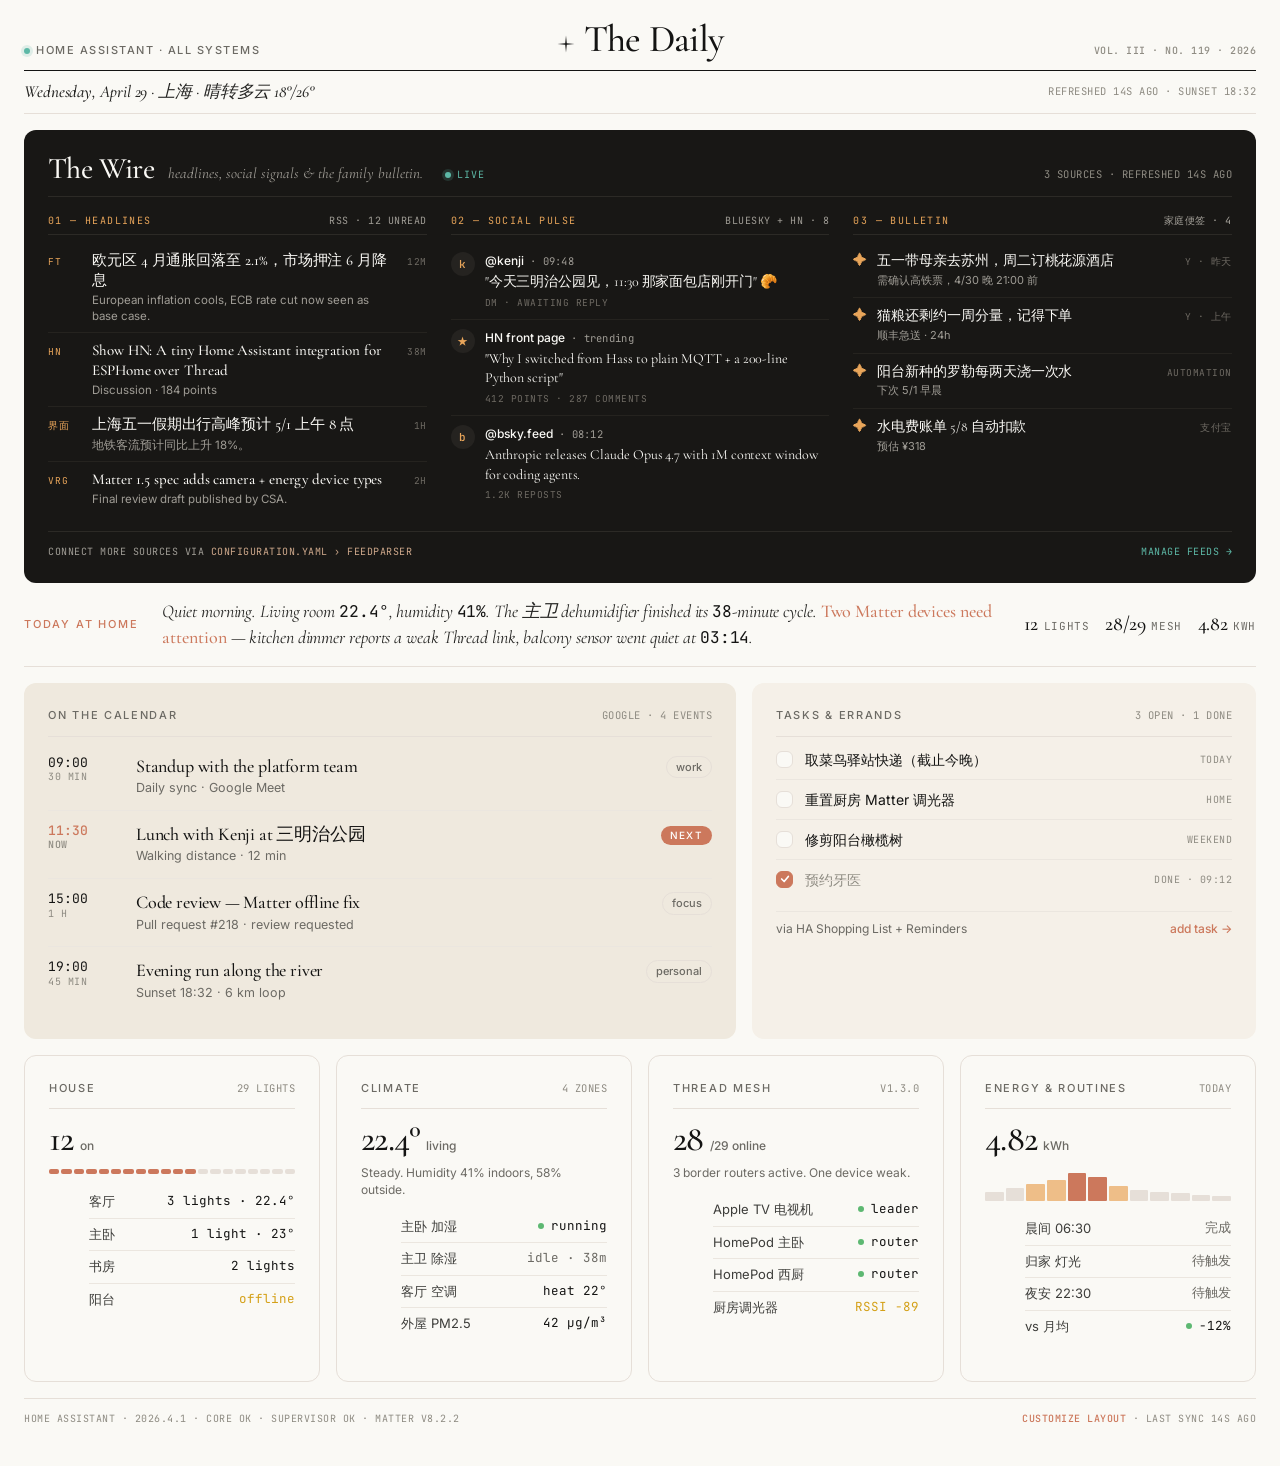
<file: docs/dashboard-mockup.html>
<!doctype html>
<html lang="zh-CN">
<head>
<meta charset="utf-8" />
<meta name="viewport" content="width=device-width, initial-scale=1" />
<title>The Daily — Home Dashboard</title>
<link rel="preconnect" href="https://fonts.googleapis.com" />
<link rel="preconnect" href="https://fonts.gstatic.com" crossorigin />
<link href="https://fonts.googleapis.com/css2?family=Cormorant+Garamond:wght@400;500;600&family=Inter:wght@400;500;600&family=JetBrains+Mono:wght@400;500&display=swap" rel="stylesheet" />
<style>
  :root {
    /* —— Claude trinity tokens —— */
    --primary:#cc785c;
    --primary-active:#a9583e;
    --ink:#141413;
    --body-strong:#252523;
    --body:#3d3d3a;
    --muted:#6c6a64;
    --muted-soft:#8e8b82;
    --hairline:#e6dfd8;
    --hairline-soft:#ebe6df;
    --canvas:#faf9f5;
    --surface-soft:#f5f0e8;
    --surface-card:#efe9de;
    --surface-cream-strong:#e8e0d2;
    --surface-dark:#181715;
    --surface-dark-elevated:#252320;
    --surface-dark-soft:#1f1e1b;
    --on-primary:#ffffff;
    --on-dark:#faf9f5;
    --on-dark-soft:#a09d96;
    --accent-teal:#5db8a6;
    --accent-amber:#e8a55a;
    --success:#5db872;
    --warning:#d4a017;
    --error:#c64545;

    --s-xxs:4px;  --s-xs:8px;  --s-sm:12px; --s-md:16px;
    --s-lg:24px;  --s-xl:32px; --s-xxl:48px;

    --r-sm:6px; --r-md:8px; --r-lg:12px; --r-xl:16px; --r-pill:9999px;

    --serif:"Cormorant Garamond","Tiempos Headline",Garamond,"Times New Roman",serif;
    --sans:"Inter",-apple-system,BlinkMacSystemFont,"Segoe UI",Roboto,sans-serif;
    --mono:"JetBrains Mono",ui-monospace,monospace;
  }

  *,*::before,*::after{box-sizing:border-box}
  html,body{margin:0;padding:0}
  body{
    background:var(--canvas);
    color:var(--ink);
    font-family:var(--sans);
    font-size:15px;
    line-height:1.5;
    -webkit-font-smoothing:antialiased;
    text-rendering:optimizeLegibility;
  }

  /* —— Page shell — tighter padding, more usable area —— */
  .page{max-width:1320px;margin:0 auto;padding:20px 24px 28px}

  /* ============================================================ */
  /*  Masthead                                                     */
  /* ============================================================ */
  .masthead{
    display:grid;grid-template-columns:1fr auto 1fr;align-items:end;
    padding-bottom:var(--s-sm);border-bottom:1px solid var(--ink);column-gap:var(--s-lg);
  }
  .masthead .left,.masthead .right{
    font-family:var(--sans);font-size:11px;font-weight:500;letter-spacing:1.5px;
    text-transform:uppercase;color:var(--muted);
  }
  .masthead .right{text-align:right}
  .wordmark{
    display:flex;align-items:baseline;gap:9px;justify-content:center;
    font-family:var(--serif);font-weight:500;font-size:38px;
    letter-spacing:-0.02em;color:var(--ink);line-height:1;
  }
  .spike{display:inline-block;width:18px;height:18px;flex:none;transform:translateY(2px)}
  .ed-no{font-family:var(--mono);font-size:10px;color:var(--muted-soft);letter-spacing:.5px}
  .dot{display:inline-block;width:6px;height:6px;border-radius:50%;background:var(--accent-teal);margin-right:6px;vertical-align:middle;box-shadow:0 0 0 3px rgba(93,184,166,.18)}

  /* sub-meta strip */
  .submeta{
    display:flex;justify-content:space-between;align-items:center;
    padding:var(--s-xs) 0;font-size:13px;color:var(--body);
    border-bottom:1px solid var(--hairline);
  }
  .submeta .lead{font-family:var(--serif);font-style:italic;font-size:17px;color:var(--body-strong);font-weight:500;letter-spacing:-0.005em}
  .submeta .stamp{font-family:var(--mono);font-size:10.5px;color:var(--muted-soft);letter-spacing:.5px;text-transform:uppercase}

  /* ============================================================ */
  /*  Today strip — condensed editorial line                       */
  /* ============================================================ */
  .today-strip{
    display:grid;grid-template-columns:auto 1fr auto;gap:var(--s-lg);align-items:center;
    padding:var(--s-md) 0;border-bottom:1px solid var(--hairline);
    margin-bottom:var(--s-md);
  }
  .kicker{font-size:11px;font-weight:500;letter-spacing:1.8px;text-transform:uppercase;color:var(--primary);white-space:nowrap}
  .today-strip .prose{
    margin:0;font-family:var(--serif);font-style:italic;font-size:18px;line-height:1.4;
    letter-spacing:-0.005em;color:var(--body-strong);
  }
  .today-strip .prose b{font-style:normal;color:var(--ink);font-weight:500}
  .today-strip .prose .num{font-family:var(--mono);font-size:.9em;color:var(--ink);font-style:normal;font-weight:400}
  .today-strip .prose .accent{color:var(--primary);font-weight:500;font-style:normal}
  .quick{display:flex;gap:var(--s-md);align-items:baseline;font-family:var(--mono);font-size:11px;color:var(--muted);text-transform:uppercase;letter-spacing:.6px}
  .quick span{display:inline-flex;gap:6px;align-items:baseline;white-space:nowrap}
  .quick b{color:var(--ink);font-family:var(--serif);font-style:normal;font-size:20px;font-weight:500;letter-spacing:-0.02em;line-height:1}

  /* ============================================================ */
  /*  Editorial grid                                               */
  /* ============================================================ */
  .grid{display:grid;grid-template-columns:repeat(12,1fr);gap:var(--s-md);margin-top:var(--s-md)}
  .col-3{grid-column:span 3}
  .col-4{grid-column:span 4}
  .col-5{grid-column:span 5}
  .col-7{grid-column:span 7}
  .col-12{grid-column:span 12}

  .card{
    background:var(--surface-card);
    border-radius:var(--r-lg);
    padding:var(--s-lg);
    position:relative;
  }
  .card.cream-soft{background:var(--surface-soft)}
  .card.canvas-bordered{background:var(--canvas);border:1px solid var(--hairline)}
  .card.dark{background:var(--surface-dark);color:var(--on-dark)}

  .card-head{
    display:flex;justify-content:space-between;align-items:baseline;
    padding-bottom:var(--s-sm);margin-bottom:var(--s-sm);
    border-bottom:1px solid var(--hairline);
  }
  .card.dark .card-head{border-bottom:1px solid #2c2a26}
  .section-label{font-size:11px;font-weight:500;letter-spacing:1.7px;text-transform:uppercase;color:var(--muted)}
  .card.dark .section-label{color:var(--on-dark-soft)}
  .section-meta{font-family:var(--mono);font-size:10.5px;color:var(--muted-soft);letter-spacing:.5px;text-transform:uppercase}

  /* ============================================================ */
  /*  THE WIRE — hero feed band, top                               */
  /* ============================================================ */
  .wire{padding:var(--s-lg) var(--s-lg)}
  .wire .head{display:flex;justify-content:space-between;align-items:baseline;border-bottom:1px solid #2c2a26;padding-bottom:var(--s-sm);margin-bottom:var(--s-md);gap:var(--s-md)}
  .wire-mast{display:flex;align-items:baseline;gap:14px;flex-wrap:wrap}
  .wire-mast h2{margin:0;font-family:var(--serif);font-weight:500;font-size:30px;letter-spacing:-0.02em;color:var(--on-dark);line-height:1}
  .wire-mast em{font-style:italic;color:var(--on-dark-soft);font-size:15px;font-family:var(--serif)}
  .wire-mast .live{display:inline-flex;align-items:center;gap:6px;font-family:var(--mono);font-size:10px;letter-spacing:1px;text-transform:uppercase;color:var(--accent-teal);padding-left:8px}
  .wire-mast .live::before{content:"";width:6px;height:6px;border-radius:50%;background:var(--accent-teal);box-shadow:0 0 0 3px rgba(93,184,166,.18)}

  .wire-grid{display:grid;grid-template-columns:repeat(3,1fr);gap:var(--s-lg)}

  .slot{display:flex;flex-direction:column;min-height:0}
  .slot-head{
    display:flex;justify-content:space-between;align-items:baseline;
    padding-bottom:6px;border-bottom:1px solid #2c2a26;margin-bottom:var(--s-xs);
  }
  .slot-head .name{font-family:var(--mono);font-size:10px;color:var(--accent-amber);letter-spacing:1.4px;text-transform:uppercase}
  .slot-head .meta{font-family:var(--mono);font-size:10px;color:var(--on-dark-soft);letter-spacing:.5px;text-transform:uppercase}

  .feed{list-style:none;margin:0;padding:0}
  .feed li{
    display:grid;grid-template-columns:34px 1fr auto;gap:10px;align-items:baseline;
    padding:8px 0;border-bottom:1px solid #25231f;
  }
  .feed li:last-child{border-bottom:0}
  .feed .src{font-family:var(--mono);font-size:9.5px;color:var(--accent-amber);letter-spacing:1.2px;text-transform:uppercase}
  .feed h5{margin:0;font-family:var(--serif);font-weight:500;font-size:15px;line-height:1.3;color:var(--on-dark);letter-spacing:-0.005em}
  .feed h5 small{display:block;font-family:var(--sans);font-size:11.5px;font-weight:400;color:var(--on-dark-soft);font-style:normal;letter-spacing:0;line-height:1.4;margin-top:2px}
  .feed .ago{font-family:var(--mono);font-size:9.5px;color:#6e6a63;letter-spacing:.5px;text-transform:uppercase;text-align:right;white-space:nowrap}

  /* social pulse — different shape: avatar circle + handle + post */
  .pulse{list-style:none;margin:0;padding:0}
  .pulse li{display:grid;grid-template-columns:24px 1fr;gap:10px;padding:9px 0;border-bottom:1px solid #25231f;align-items:flex-start}
  .pulse li:last-child{border-bottom:0}
  .pulse .av{
    width:24px;height:24px;border-radius:50%;background:var(--surface-dark-elevated);
    display:inline-flex;align-items:center;justify-content:center;
    color:var(--accent-amber);font-family:var(--mono);font-size:11px;font-weight:500;
  }
  .pulse .who{font-family:var(--mono);font-size:10.5px;color:var(--on-dark-soft);letter-spacing:.3px}
  .pulse .who b{color:var(--on-dark);font-weight:500;letter-spacing:0;font-family:var(--sans);font-size:12px}
  .pulse p{margin:2px 0 0;font-family:var(--serif);font-size:14px;line-height:1.4;color:var(--on-dark);letter-spacing:-0.005em}
  .pulse .stat{font-family:var(--mono);font-size:9.5px;color:#6e6a63;letter-spacing:.5px;margin-top:4px;text-transform:uppercase}

  /* bulletin slot — cream-tinted bullets within dark */
  .bulletin{list-style:none;margin:0;padding:0}
  .bulletin li{display:grid;grid-template-columns:14px 1fr auto;gap:10px;padding:9px 0;border-bottom:1px solid #25231f;align-items:baseline}
  .bulletin li:last-child{border-bottom:0}
  .bulletin .glyph{color:var(--accent-amber);font-family:var(--serif);font-size:14px;line-height:1}
  .bulletin .text{color:var(--on-dark);font-size:13.5px;line-height:1.4;font-family:var(--serif);letter-spacing:-0.005em}
  .bulletin .text small{display:block;font-family:var(--sans);font-size:11px;color:var(--on-dark-soft);margin-top:2px;letter-spacing:0}
  .bulletin .by{font-family:var(--mono);font-size:9.5px;color:#6e6a63;letter-spacing:.5px;text-transform:uppercase}

  .wire-foot{
    display:flex;justify-content:space-between;align-items:center;
    margin-top:var(--s-md);padding-top:var(--s-sm);border-top:1px solid #2c2a26;
    font-family:var(--mono);font-size:10px;color:var(--on-dark-soft);letter-spacing:.5px;text-transform:uppercase;
  }
  .wire-foot a{color:var(--accent-teal);text-decoration:none}

  /* ============================================================ */
  /*  Calendar list                                                */
  /* ============================================================ */
  .schedule{display:flex;flex-direction:column}
  .ev{display:grid;grid-template-columns:72px 1fr auto;gap:var(--s-md);padding:var(--s-sm) 0;border-top:1px solid var(--hairline-soft);align-items:start}
  .ev:first-child{border-top:0;padding-top:6px}
  .ev .time{font-family:var(--mono);font-size:13px;color:var(--ink);display:flex;flex-direction:column;gap:1px;line-height:1.2}
  .ev .time span{color:var(--muted-soft);font-size:10px;letter-spacing:.5px;text-transform:uppercase}
  .ev .body h4{margin:0;font-family:var(--serif);font-weight:500;font-size:18px;line-height:1.25;letter-spacing:-0.01em;color:var(--ink)}
  .ev .body p{margin:2px 0 0;font-size:12.5px;color:var(--muted)}
  .ev.now .time{color:var(--primary);font-weight:500}

  /* ============================================================ */
  /*  Tasks                                                        */
  /* ============================================================ */
  .tasks{list-style:none;margin:0;padding:0}
  .task{display:grid;grid-template-columns:auto 1fr auto;gap:var(--s-sm);align-items:center;padding:9px 0;border-top:1px solid var(--hairline-soft)}
  .task:first-child{border-top:0;padding-top:0}
  .task .check{
    width:17px;height:17px;border-radius:var(--r-sm);
    border:1.5px solid var(--hairline);background:var(--canvas);
    display:inline-flex;align-items:center;justify-content:center;flex:none;
  }
  .task.done .check{background:var(--primary);border-color:var(--primary)}
  .task.done .check svg{display:block}
  .task .check svg{display:none;width:10px;height:10px}
  .task .label{font-size:14px;color:var(--ink)}
  .task.done .label{color:var(--muted-soft);text-decoration:line-through;text-decoration-color:var(--hairline)}
  .task .meta{font-family:var(--mono);font-size:10px;color:var(--muted-soft);letter-spacing:.5px;text-transform:uppercase}
  .task-foot{margin-top:var(--s-sm);display:flex;justify-content:space-between;align-items:center;padding-top:var(--s-xs);border-top:1px solid var(--hairline-soft);font-size:12px;color:var(--muted)}
  .task-foot a{color:var(--primary);text-decoration:none;font-weight:500}

  /* ============================================================ */
  /*  Status tiles                                                 */
  /* ============================================================ */
  .stat-list{display:flex;flex-direction:column}
  .stat-row{display:grid;grid-template-columns:1fr auto;gap:var(--s-sm);padding:6px 0;border-top:1px solid var(--hairline-soft)}
  .stat-row:first-child{border-top:0}
  .stat-row .k{font-size:13px;color:var(--body)}
  .stat-row .v{font-family:var(--mono);font-size:12.5px;color:var(--ink);font-variant-numeric:tabular-nums;white-space:nowrap}
  .stat-row .v.dim{color:var(--muted)}
  .stat-row .v.warn{color:var(--warning)}
  .stat-row .v.ok::before{content:"";display:inline-block;width:6px;height:6px;border-radius:50%;background:var(--success);margin-right:7px;transform:translateY(-1px)}
  .pill{display:inline-flex;align-items:center;background:var(--surface-card);color:var(--ink);font-size:11px;font-weight:500;padding:2px 9px;border-radius:var(--r-pill)}
  .pill.coral{background:var(--primary);color:var(--on-primary);text-transform:uppercase;letter-spacing:1.3px;font-size:10px}
  .pill.dim{background:transparent;border:1px solid var(--hairline);color:var(--muted)}

  .tile-num{
    font-family:var(--serif);font-weight:500;
    font-size:36px;line-height:1;letter-spacing:-0.02em;color:var(--ink);
    margin-top:var(--s-xxs);
  }
  .tile-num small{font-family:var(--sans);font-size:12px;font-weight:500;color:var(--muted);letter-spacing:0;margin-left:6px}
  .tile-cap{margin-top:var(--s-xs);font-size:12px;color:var(--muted);line-height:1.4}

  .meter{display:flex;gap:2px;margin-top:var(--s-sm)}
  .meter span{flex:1;height:5px;border-radius:2px;background:var(--hairline)}
  .meter span.on{background:var(--primary)}

  /* sparkline-ish faux bars for energy */
  .bars{display:flex;gap:2px;align-items:flex-end;height:32px;margin-top:var(--s-sm)}
  .bars span{flex:1;background:var(--hairline);border-radius:1px}
  .bars span.hi{background:var(--primary)}
  .bars span.mid{background:var(--accent-amber);opacity:.7}

  /* ============================================================ */
  /*  Footer ribbon                                                */
  /* ============================================================ */
  .ribbon{
    margin-top:var(--s-md);
    display:flex;justify-content:space-between;align-items:center;
    padding:var(--s-sm) 0;
    border-top:1px solid var(--hairline);
    font-family:var(--mono);font-size:10px;color:var(--muted-soft);
    letter-spacing:.5px;text-transform:uppercase;
  }
  .ribbon a{color:var(--primary);text-decoration:none;font-weight:500}

  /* ============================================================ */
  /*  Responsive                                                   */
  /* ============================================================ */
  @media (max-width: 1100px){
    .grid{grid-template-columns:repeat(6,1fr)}
    .col-3{grid-column:span 3}
    .col-4{grid-column:span 6}
    .col-5,.col-7{grid-column:span 6}
    .wire-grid{grid-template-columns:1fr 1fr;gap:var(--s-md)}
    .wire-grid .slot:last-child{grid-column:1 / -1}
  }
  @media (max-width: 720px){
    .page{padding:16px 16px 24px}
    .grid{grid-template-columns:1fr;gap:var(--s-sm)}
    .col-3,.col-4,.col-5,.col-7,.col-12{grid-column:span 1}
    .wire-grid{grid-template-columns:1fr}
    .wire-grid .slot:last-child{grid-column:auto}
    .today-strip{grid-template-columns:1fr;gap:var(--s-xs)}
    .quick{flex-wrap:wrap}
    .masthead{grid-template-columns:1fr;gap:6px;align-items:start}
    .masthead .right{text-align:left}
    .submeta{flex-direction:column;align-items:flex-start;gap:4px}
    .wordmark{font-size:30px;justify-content:flex-start}
    .ev{grid-template-columns:60px 1fr}
    .ev > .right-pill{display:none}
  }
</style>
</head>
<body>
<div class="page">

  <!-- ============== MASTHEAD ============== -->
  <header class="masthead">
    <div class="left"><span class="dot"></span>Home Assistant · all systems</div>
    <div class="wordmark">
      <svg class="spike" viewBox="0 0 32 32" aria-hidden="true">
        <g fill="#141413">
          <path d="M16 1 L17.4 14.6 L31 16 L17.4 17.4 L16 31 L14.6 17.4 L1 16 L14.6 14.6 Z"/>
        </g>
      </svg>
      <span>The Daily</span>
    </div>
    <div class="right"><span class="ed-no">Vol. III · No. 119 · 2026</span></div>
  </header>

  <!-- ============== SUB-META ============== -->
  <div class="submeta">
    <div class="lead">Wednesday, April 29 · 上海 · 晴转多云 18°/26°</div>
    <div class="stamp">refreshed 14s ago · sunset 18:32</div>
  </div>

  <!-- ============== THE WIRE (top — feeds first) ============== -->
  <section class="grid">
    <article class="card dark col-12 wire">
      <div class="head">
        <div class="wire-mast">
          <h2>The Wire</h2>
          <em>headlines, social signals &amp; the family bulletin.</em>
          <span class="live">live</span>
        </div>
        <span class="section-meta">3 sources · refreshed 14s ago</span>
      </div>

      <div class="wire-grid">

        <!-- Headlines slot -->
        <div class="slot">
          <div class="slot-head"><span class="name">01 — Headlines</span><span class="meta">RSS · 12 unread</span></div>
          <ul class="feed">
            <li>
              <span class="src">FT</span>
              <h5>欧元区 4 月通胀回落至 2.1%，市场押注 6 月降息<small>European inflation cools, ECB rate cut now seen as base case.</small></h5>
              <span class="ago">12m</span>
            </li>
            <li>
              <span class="src">HN</span>
              <h5>Show HN: A tiny Home Assistant integration for ESPHome over Thread<small>Discussion · 184 points</small></h5>
              <span class="ago">38m</span>
            </li>
            <li>
              <span class="src">界面</span>
              <h5>上海五一假期出行高峰预计 5/1 上午 8 点<small>地铁客流预计同比上升 18%。</small></h5>
              <span class="ago">1h</span>
            </li>
            <li>
              <span class="src">VRG</span>
              <h5>Matter 1.5 spec adds camera + energy device types<small>Final review draft published by CSA.</small></h5>
              <span class="ago">2h</span>
            </li>
          </ul>
        </div>

        <!-- Social Pulse slot -->
        <div class="slot">
          <div class="slot-head"><span class="name">02 — Social Pulse</span><span class="meta">Bluesky + HN · 8</span></div>
          <ul class="pulse">
            <li>
              <span class="av">k</span>
              <div>
                <div class="who"><b>@kenji</b> · 09:48</div>
                <p>"今天三明治公园见，11:30 那家面包店刚开门" 🥐</p>
                <div class="stat">DM · awaiting reply</div>
              </div>
            </li>
            <li>
              <span class="av">★</span>
              <div>
                <div class="who"><b>HN front page</b> · trending</div>
                <p>"Why I switched from Hass to plain MQTT + a 200-line Python script"</p>
                <div class="stat">412 points · 287 comments</div>
              </div>
            </li>
            <li>
              <span class="av">b</span>
              <div>
                <div class="who"><b>@bsky.feed</b> · 08:12</div>
                <p>Anthropic releases Claude Opus 4.7 with 1M context window for coding agents.</p>
                <div class="stat">1.2k reposts</div>
              </div>
            </li>
          </ul>
        </div>

        <!-- Bulletin slot -->
        <div class="slot">
          <div class="slot-head"><span class="name">03 — Bulletin</span><span class="meta">家庭便签 · 4</span></div>
          <ul class="bulletin">
            <li>
              <span class="glyph">✦</span>
              <span class="text">五一带母亲去苏州，周二订桃花源酒店<small>需确认高铁票，4/30 晚 21:00 前</small></span>
              <span class="by">Y · 昨天</span>
            </li>
            <li>
              <span class="glyph">✦</span>
              <span class="text">猫粮还剩约一周分量，记得下单<small>顺丰急送 · 24h</small></span>
              <span class="by">Y · 上午</span>
            </li>
            <li>
              <span class="glyph">✦</span>
              <span class="text">阳台新种的罗勒每两天浇一次水<small>下次 5/1 早晨</small></span>
              <span class="by">automation</span>
            </li>
            <li>
              <span class="glyph">✦</span>
              <span class="text">水电费账单 5/8 自动扣款<small>预估 ¥318</small></span>
              <span class="by">支付宝</span>
            </li>
          </ul>
        </div>

      </div>

      <div class="wire-foot">
        <span>connect more sources via <code style="font-family:var(--mono);color:#cfa98c">configuration.yaml › feedparser</code></span>
        <span><a href="#">manage feeds →</a></span>
      </div>
    </article>
  </section>

  <!-- ============== TODAY STRIP — condensed editorial ============== -->
  <section class="today-strip">
    <span class="kicker">Today at home</span>
    <p class="prose">
      Quiet morning. Living room <b class="num">22.4°</b>, humidity <b class="num">41%</b>. The 主卫 dehumidifier finished its
      <b class="num">38</b>-minute cycle. <span class="accent">Two Matter devices need attention</span> — kitchen dimmer reports a weak Thread link,
      balcony sensor went quiet at <b class="num">03:14</b>.
    </p>
    <div class="quick">
      <span><b>12</b> lights</span>
      <span><b>28/29</b> mesh</span>
      <span><b>4.82</b> kWh</span>
    </div>
  </section>

  <!-- ============== CALENDAR + TASKS ============== -->
  <section class="grid">

    <article class="card col-7">
      <div class="card-head">
        <span class="section-label">On the Calendar</span>
        <span class="section-meta">Google · 4 events</span>
      </div>
      <div class="schedule">
        <div class="ev">
          <div class="time">09:00<span>30 min</span></div>
          <div class="body">
            <h4>Standup with the platform team</h4>
            <p>Daily sync · Google Meet</p>
          </div>
          <div class="right-pill"><span class="pill dim">work</span></div>
        </div>
        <div class="ev now">
          <div class="time">11:30<span>now</span></div>
          <div class="body">
            <h4>Lunch with Kenji at 三明治公园</h4>
            <p>Walking distance · 12 min</p>
          </div>
          <div class="right-pill"><span class="pill coral">next</span></div>
        </div>
        <div class="ev">
          <div class="time">15:00<span>1 h</span></div>
          <div class="body">
            <h4>Code review — Matter offline fix</h4>
            <p>Pull request #218 · review requested</p>
          </div>
          <div class="right-pill"><span class="pill dim">focus</span></div>
        </div>
        <div class="ev">
          <div class="time">19:00<span>45 min</span></div>
          <div class="body">
            <h4>Evening run along the river</h4>
            <p>Sunset 18:32 · 6 km loop</p>
          </div>
          <div class="right-pill"><span class="pill dim">personal</span></div>
        </div>
      </div>
    </article>

    <article class="card cream-soft col-5">
      <div class="card-head">
        <span class="section-label">Tasks &amp; Errands</span>
        <span class="section-meta">3 open · 1 done</span>
      </div>
      <ul class="tasks">
        <li class="task">
          <span class="check"><svg viewBox="0 0 12 12"><path d="M2 6 L5 9 L10 3" stroke="#fff" stroke-width="2" fill="none" stroke-linecap="round" stroke-linejoin="round"/></svg></span>
          <span class="label">取菜鸟驿站快递（截止今晚）</span>
          <span class="meta">today</span>
        </li>
        <li class="task">
          <span class="check"><svg viewBox="0 0 12 12"><path d="M2 6 L5 9 L10 3" stroke="#fff" stroke-width="2" fill="none" stroke-linecap="round" stroke-linejoin="round"/></svg></span>
          <span class="label">重置厨房 Matter 调光器</span>
          <span class="meta">home</span>
        </li>
        <li class="task">
          <span class="check"><svg viewBox="0 0 12 12"><path d="M2 6 L5 9 L10 3" stroke="#fff" stroke-width="2" fill="none" stroke-linecap="round" stroke-linejoin="round"/></svg></span>
          <span class="label">修剪阳台橄榄树</span>
          <span class="meta">weekend</span>
        </li>
        <li class="task done">
          <span class="check"><svg viewBox="0 0 12 12"><path d="M2 6 L5 9 L10 3" stroke="#fff" stroke-width="2" fill="none" stroke-linecap="round" stroke-linejoin="round"/></svg></span>
          <span class="label">预约牙医</span>
          <span class="meta">done · 09:12</span>
        </li>
      </ul>
      <div class="task-foot">
        <span>via HA Shopping List + Reminders</span>
        <a href="#">add task →</a>
      </div>
    </article>

  </section>

  <!-- ============== STATUS TILES — 4-up dense ============== -->
  <section class="grid">

    <article class="card canvas-bordered col-3">
      <div class="card-head">
        <span class="section-label">House</span>
        <span class="section-meta">29 lights</span>
      </div>
      <div class="tile-num">12<small>on</small></div>
      <div class="meter">
        <span class="on"></span><span class="on"></span><span class="on"></span><span class="on"></span>
        <span class="on"></span><span class="on"></span><span class="on"></span><span class="on"></span>
        <span class="on"></span><span class="on"></span><span class="on"></span><span class="on"></span>
        <span></span><span></span><span></span><span></span><span></span><span></span><span></span><span></span>
      </div>
      <ul class="stat-list" style="margin-top:var(--s-sm)">
        <li class="stat-row"><span class="k">客厅</span><span class="v">3 lights · 22.4°</span></li>
        <li class="stat-row"><span class="k">主卧</span><span class="v">1 light · 23°</span></li>
        <li class="stat-row"><span class="k">书房</span><span class="v">2 lights</span></li>
        <li class="stat-row"><span class="k">阳台</span><span class="v warn">offline</span></li>
      </ul>
    </article>

    <article class="card canvas-bordered col-3">
      <div class="card-head">
        <span class="section-label">Climate</span>
        <span class="section-meta">4 zones</span>
      </div>
      <div class="tile-num">22.4°<small>living</small></div>
      <div class="tile-cap">Steady. Humidity 41% indoors, 58% outside.</div>
      <ul class="stat-list" style="margin-top:var(--s-sm)">
        <li class="stat-row"><span class="k">主卧 加湿</span><span class="v ok">running</span></li>
        <li class="stat-row"><span class="k">主卫 除湿</span><span class="v dim">idle · 38m</span></li>
        <li class="stat-row"><span class="k">客厅 空调</span><span class="v">heat 22°</span></li>
        <li class="stat-row"><span class="k">外屋 PM2.5</span><span class="v">42 µg/m³</span></li>
      </ul>
    </article>

    <article class="card canvas-bordered col-3">
      <div class="card-head">
        <span class="section-label">Thread Mesh</span>
        <span class="section-meta">v1.3.0</span>
      </div>
      <div class="tile-num">28<small>/29 online</small></div>
      <div class="tile-cap">3 border routers active. One device weak.</div>
      <ul class="stat-list" style="margin-top:var(--s-sm)">
        <li class="stat-row"><span class="k">Apple TV 电视机</span><span class="v ok">leader</span></li>
        <li class="stat-row"><span class="k">HomePod 主卧</span><span class="v ok">router</span></li>
        <li class="stat-row"><span class="k">HomePod 西厨</span><span class="v ok">router</span></li>
        <li class="stat-row"><span class="k">厨房调光器</span><span class="v warn">RSSI -89</span></li>
      </ul>
    </article>

    <article class="card canvas-bordered col-3">
      <div class="card-head">
        <span class="section-label">Energy &amp; Routines</span>
        <span class="section-meta">today</span>
      </div>
      <div class="tile-num">4.82<small>kWh</small></div>
      <div class="bars">
        <span style="height:30%"></span><span style="height:42%"></span><span class="mid" style="height:55%"></span>
        <span class="mid" style="height:68%"></span><span class="hi" style="height:90%"></span>
        <span class="hi" style="height:75%"></span><span class="mid" style="height:48%"></span>
        <span style="height:35%"></span><span style="height:30%"></span><span style="height:25%"></span>
        <span style="height:20%"></span><span style="height:18%"></span>
      </div>
      <ul class="stat-list" style="margin-top:var(--s-sm)">
        <li class="stat-row"><span class="k">晨间 06:30</span><span class="v dim">完成</span></li>
        <li class="stat-row"><span class="k">归家 灯光</span><span class="v dim">待触发</span></li>
        <li class="stat-row"><span class="k">夜安 22:30</span><span class="v dim">待触发</span></li>
        <li class="stat-row"><span class="k">vs 月均</span><span class="v ok">−12%</span></li>
      </ul>
    </article>

  </section>

  <!-- ============== FOOTER RIBBON ============== -->
  <footer class="ribbon">
    <span>Home Assistant · 2026.4.1 · core ok · supervisor ok · matter v8.2.2</span>
    <span><a href="#">customize layout</a> · last sync 14s ago</span>
  </footer>

</div>
</body>
</html>
</file>
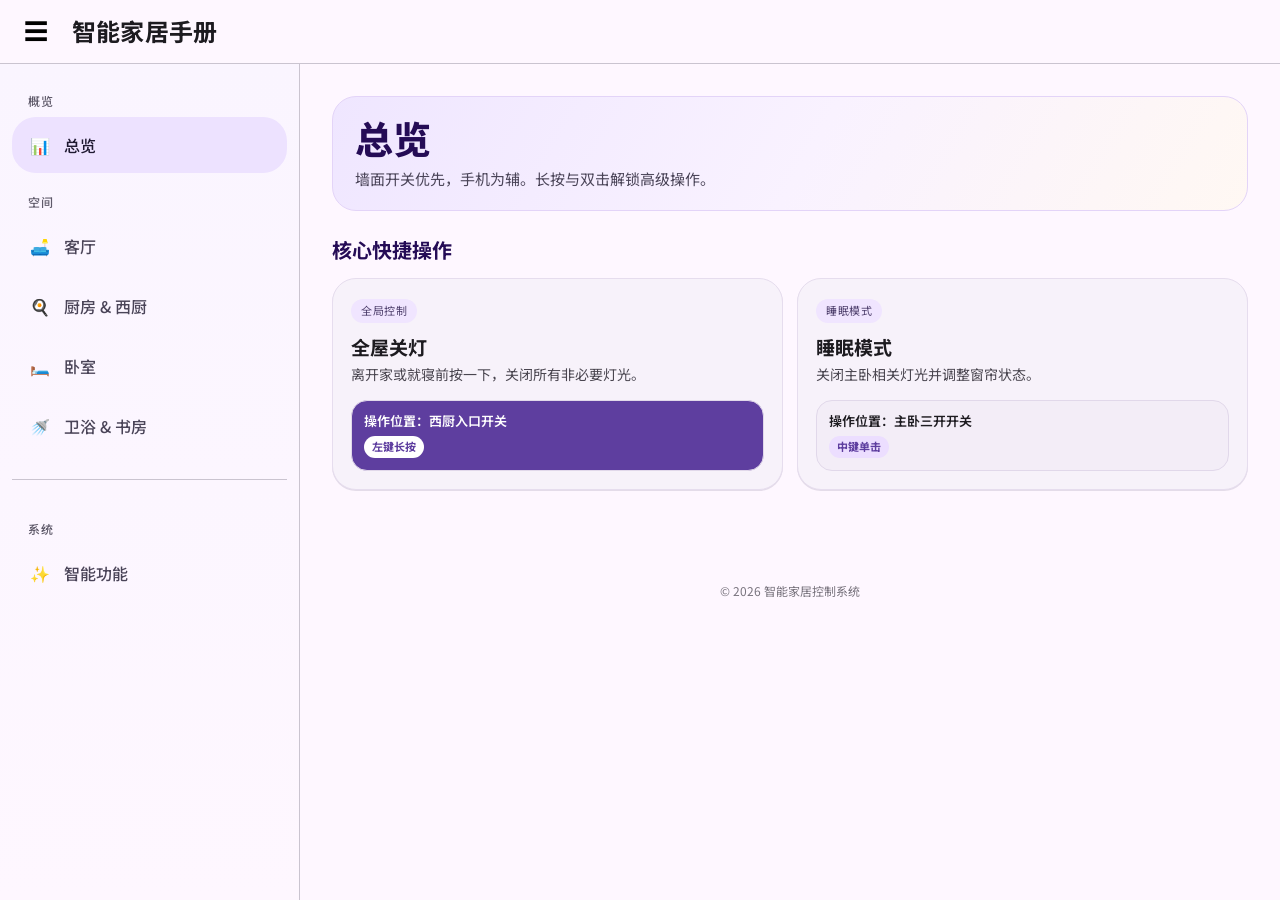
<file: docs/ha_family_manual_md3.html>
<!DOCTYPE html>
<html lang="zh-CN">
<head>
  <meta charset="UTF-8" />
  <meta name="viewport" content="width=device-width, initial-scale=1.0" />
  <title>智能家居手册</title>
  <link rel="preconnect" href="https://fonts.googleapis.com">
  <link rel="preconnect" href="https://fonts.gstatic.com" crossorigin>
  <link href="https://fonts.googleapis.com/css2?family=Noto+Sans+SC:wght@400;500;700;800&family=Roboto:wght@400;500;700&display=swap" rel="stylesheet">
  <style>
    /* ========== M3 Baseline Design Tokens ========== */
    :root {
      --md-sys-color-primary: #5E3E9F;
      --md-sys-color-on-primary: #FFFFFF;
      --md-sys-color-primary-container: #ECDEFF;
      --md-sys-color-on-primary-container: #250C56;
      
      --md-sys-color-secondary: #5F5A6A;
      --md-sys-color-on-secondary: #FFFFFF;
      --md-sys-color-secondary-container: #EDE2FF;
      --md-sys-color-on-secondary-container: #1F1931;

      --md-sys-color-surface: #FEF7FF;
      --md-sys-color-on-surface: #1D1B20;
      --md-sys-color-on-surface-variant: #4A4458;
      --md-sys-color-surface-container: #F3EDF7;
      --md-sys-color-surface-container-low: #F7F2FA;
      --md-sys-color-surface-container-high: #ECE6F0;
      --md-sys-color-outline: #79747E;
      --md-sys-color-outline-variant: #CAC4D0;
      --md-sys-color-shadow: rgba(44, 28, 77, 0.12);

      /* Shapes */
      --md-sys-shape-corner-extra-small: 4px;
      --md-sys-shape-corner-small: 10px;
      --md-sys-shape-corner-medium: 16px;
      --md-sys-shape-corner-large: 24px;
      --md-sys-shape-corner-extra-large: 32px;

      --sheet-max-width: 1360px;
    }

    /* ========== Reset & Base ========== */
    * { box-sizing: border-box; margin: 0; padding: 0; }
    
    body {
      font-family: 'Noto Sans SC', 'Roboto', system-ui, sans-serif;
      background-color: var(--md-sys-color-surface);
      color: var(--md-sys-color-on-surface);
      line-height: 1.45;
      -webkit-font-smoothing: antialiased;
      overflow-x: hidden;
    }

    /* ========== Top App Bar ========== */
    .top-app-bar {
      height: 64px;
      display: flex;
      align-items: center;
      padding: 0 16px;
      background-color: var(--md-sys-color-surface);
      position: sticky;
      top: 0;
      z-index: 100;
      border-bottom: 1px solid var(--md-sys-color-outline-variant);
    }

    .top-app-bar h1 {
      font-size: 24px;
      font-weight: 700;
      letter-spacing: 0.2px;
      margin-left: 16px;
    }

    /* ========== Layout Container ========== */
    .main-wrapper {
      display: grid;
      grid-template-columns: 300px 1fr;
      max-width: var(--sheet-max-width);
      margin: 0 auto;
    }

    @media (max-width: 900px) {
      .main-wrapper { grid-template-columns: 1fr; }
      .navigation-drawer { 
        position: fixed; 
        left: -300px; 
        background: var(--md-sys-color-surface);
        z-index: 90;
        transition: left 0.3s;
      }
      .navigation-drawer.open { left: 0; box-shadow: 4px 0 10px rgba(0,0,0,0.1); }
    }

    /* ========== Navigation Drawer ========== */
    .navigation-drawer {
      padding: 12px;
      height: calc(100vh - 64px);
      position: sticky;
      top: 64px;
      border-right: 1px solid var(--md-sys-color-outline-variant);
      background: linear-gradient(180deg, #faf5ff 0%, #fef7ff 100%);
    }

    .nav-label {
      padding: 16px 16px 8px;
      font-size: 12px;
      font-weight: 500;
      color: var(--md-sys-color-secondary);
      letter-spacing: 0.5px;
    }

    .nav-item {
      display: flex;
      align-items: center;
      height: 56px;
      padding: 0 16px;
      border-radius: var(--md-sys-shape-corner-large);
      cursor: pointer;
      font-weight: 500;
      color: var(--md-sys-color-on-surface-variant);
      transition: background-color 0.2s, transform 0.2s;
      margin-bottom: 4px;
    }

    .nav-item:hover { background-color: var(--md-sys-color-surface-container-high); }
    .nav-item:active { transform: scale(0.99); }
    .nav-item.active {
      background-color: var(--md-sys-color-secondary-container);
      color: var(--md-sys-color-on-secondary-container);
    }

    .nav-item i { margin-right: 12px; font-style: normal; width: 24px; text-align: center; }

    /* ========== Content Area ========== */
    .content-area {
      padding: 32px 32px 48px;
      max-width: 1040px;
    }

    @media (max-width: 600px) {
      .content-area { padding: 24px 16px; }
    }

    .section-content { display: none; animation: fadeIn 0.3s ease; }
    .section-content.active { display: block; }

    @keyframes fadeIn { from { opacity: 0; transform: translateY(10px); } to { opacity: 1; transform: translateY(0); } }

    header {
      margin-bottom: 24px;
      border-radius: var(--md-sys-shape-corner-large);
      background: linear-gradient(120deg, #efe6ff 0%, #f9f2ff 52%, #fff8f3 100%);
      border: 1px solid #e3d4f8;
      padding: 20px 22px;
    }
    header h2 {
      font-size: 38px;
      font-weight: 800;
      line-height: 1.08;
      margin-bottom: 10px;
      letter-spacing: -0.3px;
      color: var(--md-sys-color-on-primary-container);
    }
    header p { font-size: 15px; color: var(--md-sys-color-on-surface-variant); }

    /* ========== Components ========== */
    .section-title {
      font-size: 20px;
      font-weight: 700;
      margin: 20px 0 14px;
      color: var(--md-sys-color-on-primary-container);
    }

    .grid {
      display: grid;
      grid-template-columns: repeat(auto-fit, minmax(280px, 1fr));
      gap: 14px;
      margin-bottom: 2px;
    }

    .m3-card {
      background-color: var(--md-sys-color-surface-container-low);
      border-radius: var(--md-sys-shape-corner-large);
      padding: 18px;
      margin-bottom: 12px;
      border: 1px solid #e6ddee;
      box-shadow: 0 1px 0 var(--md-sys-color-shadow);
    }

    .m3-card--outlined {
      background-color: transparent;
      border: 1px solid var(--md-sys-color-outline-variant);
    }

    .m3-card h3 { font-size: 19px; font-weight: 700; margin-bottom: 6px; line-height: 1.22; }
    .m3-card .subtitle {
      display: inline-flex;
      align-items: center;
      font-size: 11px;
      letter-spacing: 0.6px;
      color: #4c3d6b;
      margin-bottom: 12px;
      background-color: #f0e5ff;
      border-radius: 999px;
      padding: 4px 10px;
    }

    .m3-card p {
      font-size: 14px;
      color: var(--md-sys-color-on-surface-variant);
      margin-bottom: 12px;
    }

    /* ========== Key Action List ========== */
    .action-grid {
      display: grid;
      grid-template-columns: repeat(auto-fill, minmax(220px, 1fr));
      gap: 10px;
    }

    .action-item {
      display: flex;
      flex-direction: column;
      gap: 6px;
      padding: 12px;
      background-color: var(--md-sys-color-surface-container);
      border-radius: var(--md-sys-shape-corner-medium);
      border: 1px solid #e1d8ea;
    }

    .action-item .label { font-size: 13px; font-weight: 600; line-height: 1.3; }
    .action-item .trigger {
      font-size: 11px;
      font-weight: 700;
      color: var(--md-sys-color-primary);
      background-color: var(--md-sys-color-primary-container);
      padding: 3px 8px;
      border-radius: 999px;
      align-self: flex-start;
    }

    /* Special Emphasis */
    .action-item--primary {
      background-color: var(--md-sys-color-primary);
      color: var(--md-sys-color-on-primary);
    }
    .action-item--primary .trigger {
      background-color: var(--md-sys-color-on-primary);
      color: var(--md-sys-color-primary);
    }

    /* ========== Divider ========== */
    hr { border: 0; height: 1px; background-color: var(--md-sys-color-outline-variant); margin: 24px 0; }

    /* ========== Print: Single Sheet Guide ========== */
    @page {
      size: A4 portrait;
      margin: 8mm;
    }

    @media print {
      body {
        background: #fff;
        color: #1b1a1f;
        font-size: 11px;
        line-height: 1.28;
      }

      .top-app-bar,
      .navigation-drawer,
      #menu-toggle,
      footer {
        display: none !important;
      }

      .main-wrapper {
        display: block;
        max-width: 100%;
      }

      .content-area {
        max-width: 100%;
        padding: 0;
      }

      .section-content,
      .section-content.active {
        display: block !important;
        animation: none !important;
        margin-bottom: 5px;
        break-inside: avoid;
      }

      header {
        margin-bottom: 5px;
        padding: 8px 10px;
        border-radius: 10px;
        background: #f7f3ff !important;
        border: 1px solid #d9d0e5;
      }

      header h2 {
        font-size: 16px;
        margin-bottom: 2px;
        line-height: 1.1;
        letter-spacing: 0;
      }

      header p {
        font-size: 10px;
      }

      .section-title {
        margin: 6px 0 5px;
        font-size: 12px;
      }

      .grid,
      .action-grid {
        grid-template-columns: repeat(3, minmax(0, 1fr));
        gap: 6px;
      }

      .m3-card {
        margin-bottom: 6px;
        padding: 8px;
        border-radius: 8px;
        border: 1px solid #d9d1e2;
        box-shadow: none;
        background: #fff;
      }

      .m3-card h3 {
        font-size: 12px;
        margin-bottom: 3px;
      }

      .m3-card .subtitle {
        margin-bottom: 5px;
        font-size: 9px;
        padding: 2px 7px;
        background: #efe8f8;
      }

      .m3-card p {
        font-size: 10px !important;
        margin-bottom: 5px !important;
      }

      .action-item {
        padding: 6px;
        border-radius: 7px;
        gap: 4px;
      }

      .action-item .label {
        font-size: 10px;
      }

      .action-item .trigger {
        font-size: 8.5px;
        padding: 1px 6px;
      }

      hr {
        margin: 8px 0;
      }
    }
  </style>
</head>
<body>

  <!-- Top App Bar -->
  <div class="top-app-bar">
    <button id="menu-toggle" style="background:none; border:none; font-size: 24px; cursor: pointer; padding: 8px;">☰</button>
    <h1>智能家居手册</h1>
  </div>

  <div class="main-wrapper">
    <!-- Navigation Drawer -->
    <nav class="navigation-drawer" id="nav-drawer">
      <div class="nav-label">概览</div>
      <div class="nav-item active" onclick="showSection('overview', event)"><i>📊</i> 总览</div>
      
      <div class="nav-label">空间</div>
      <div class="nav-item" onclick="showSection('living', event)"><i>🛋️</i> 客厅</div>
      <div class="nav-item" onclick="showSection('kitchen', event)"><i>🍳</i> 厨房 & 西厨</div>
      <div class="nav-item" onclick="showSection('bedroom', event)"><i>🛏️</i> 卧室</div>
      <div class="nav-item" onclick="showSection('other', event)"><i>🚿</i> 卫浴 & 书房</div>
      
      <hr>
      <div class="nav-label">系统</div>
      <div class="nav-item" onclick="showSection('features', event)"><i>✨</i> 智能功能</div>
    </nav>

    <!-- Content Area -->
    <main class="content-area">
      
      <!-- SECTION: OVERVIEW -->
      <div id="overview" class="section-content active">
        <header>
          <h2>总览</h2>
          <p>墙面开关优先，手机为辅。长按与双击解锁高级操作。</p>
        </header>

        <div class="section-title">核心快捷操作</div>
        <div class="grid">
          <div class="m3-card">
            <div class="subtitle">全局控制</div>
            <h3>全屋关灯</h3>
            <p style="font-size: 14px; color: #49454F; margin-bottom: 16px;">离开家或就寝前按一下，关闭所有非必要灯光。</p>
            <div class="action-item--primary action-item">
              <span class="label">操作位置：西厨入口开关</span>
              <span class="trigger">左键长按</span>
            </div>
          </div>
          
          <div class="m3-card">
            <div class="subtitle">睡眠模式</div>
            <h3>睡眠模式</h3>
            <p style="font-size: 14px; color: #49454F; margin-bottom: 16px;">关闭主卧相关灯光并调整窗帘状态。</p>
            <div class="action-item">
              <span class="label">操作位置：主卧三开开关</span>
              <span class="trigger">中键单击</span>
            </div>
          </div>
        </div>
      </div>

      <!-- SECTION: LIVING ROOM -->
      <div id="living" class="section-content">
        <header>
          <h2>客厅</h2>
          <p>控制核心位于阳台柜侧的三开智能开关。</p>
        </header>
        <div class="m3-card m3-card--outlined">
          <div class="subtitle">阳台柜侧开关 (三开)</div>
          <div class="action-grid">
            <div class="action-item"><span class="label">主灯开关</span><span class="trigger">左键单击</span></div>
            <div class="action-item"><span class="label">氛围灯带</span><span class="trigger">左键双击</span></div>
            <div class="action-item"><span class="label">客厅全关</span><span class="trigger">左键长按</span></div>
            <div class="action-item"><span class="label">会客模式</span><span class="trigger">中键单击</span></div>
            <div class="action-item"><span class="label">影音模式</span><span class="trigger">右键单击</span></div>
            <div class="action-item"><span class="label">阳台窗帘</span><span class="trigger">右键双击</span></div>
          </div>
        </div>
      </div>

      <!-- SECTION: KITCHEN -->
      <div id="kitchen" class="section-content">
        <header>
          <h2>厨房 & 西厨</h2>
          <p>西厨开关控制全屋总关，厨房开关支持精细调光。</p>
        </header>
        
        <div class="m3-card m3-card--outlined">
          <div class="subtitle">西厨入口开关 (三开)</div>
          <div class="action-grid">
            <div class="action-item"><span class="label">西厨照明</span><span class="trigger">左键单击</span></div>
            <div class="action-item"><span class="label">橱柜灯带</span><span class="trigger">左键双击</span></div>
            <div class="action-item--primary action-item"><span class="label">全屋关灯</span><span class="trigger">左键长按</span></div>
            <div class="action-item"><span class="label">会客模式</span><span class="trigger">中键单击</span></div>
            <div class="action-item"><span class="label">影音模式</span><span class="trigger">右键单击</span></div>
          </div>
        </div>

        <div class="m3-card m3-card--outlined">
          <div class="subtitle">厨房门口开关 (调光版三开)</div>
          <div class="action-grid">
            <div class="action-item"><span class="label">厨房照明</span><span class="trigger">左键单击</span></div>
            <div class="action-item"><span class="label">西厨灯光</span><span class="trigger">左键双击</span></div>
            <div class="action-item"><span class="label">厨房全关</span><span class="trigger">左键长按</span></div>
            <div class="action-item"><span class="label">亮度增加/减少</span><span class="trigger">中键单击 / 双击</span></div>
            <div class="action-item"><span class="label">色温变暖/变冷</span><span class="trigger">右键单击 / 双击</span></div>
            <div class="action-item"><span class="label">恢复自适应</span><span class="trigger">中或右键长按</span></div>
          </div>
        </div>
      </div>

      <!-- SECTION: BEDROOM -->
      <div id="bedroom" class="section-content">
        <header>
          <h2>卧室</h2>
          <p>主卧与次卧均支持一键全关与窗帘控制。</p>
        </header>
        
        <div class="m3-card m3-card--outlined">
          <div class="subtitle">主卧开关 (三开/多联)</div>
          <div class="action-grid">
            <div class="action-item"><span class="label">主卧照明</span><span class="trigger">左键单击</span></div>
            <div class="action-item"><span class="label">主卧灯带</span><span class="trigger">左键双击</span></div>
            <div class="action-item"><span class="label">主卧全关</span><span class="trigger">左键长按</span></div>
            <div class="action-item--primary action-item"><span class="label">睡眠模式</span><span class="trigger">中键单击</span></div>
            <div class="action-item"><span class="label">主卧窗帘</span><span class="trigger">右键单击</span></div>
          </div>
        </div>

        <div class="m3-card m3-card--outlined">
          <div class="subtitle">次卧开关</div>
          <div class="action-grid">
            <div class="action-item"><span class="label">次卧照明</span><span class="trigger">左键单击</span></div>
            <div class="action-item"><span class="label">次卧灯带</span><span class="trigger">左键双击</span></div>
            <div class="action-item"><span class="label">次卧全关</span><span class="trigger">左键长按</span></div>
            <div class="action-item"><span class="label">次卧窗帘</span><span class="trigger">右键单击</span></div>
          </div>
        </div>
      </div>

      <!-- SECTION: OTHER -->
      <div id="other" class="section-content">
        <header>
          <h2>卫浴 & 书房</h2>
          <p>简单的双开逻辑，长按均可实现区域全关。</p>
        </header>
        
        <div class="m3-card m3-card--outlined">
          <div class="subtitle">卫浴 (主卫/次卫)</div>
          <div class="action-grid">
            <div class="action-item"><span class="label">卫浴灯光</span><span class="trigger">左键单击</span></div>
            <div class="action-item"><span class="label">卫浴全关</span><span class="trigger">左键长按</span></div>
            <div class="action-item"><span class="label">排气扇</span><span class="trigger">右键单击</span></div>
          </div>
        </div>

        <div class="m3-card m3-card--outlined">
          <div class="subtitle">书房</div>
          <div class="action-grid">
            <div class="action-item"><span class="label">书房照明</span><span class="trigger">左键单击</span></div>
            <div class="action-item"><span class="label">书房灯带</span><span class="trigger">左键双击</span></div>
            <div class="action-item"><span class="label">书房全关</span><span class="trigger">左键长按</span></div>
          </div>
        </div>
      </div>

      <!-- SECTION: FEATURES -->
      <div id="features" class="section-content">
        <header>
          <h2>智能功能</h2>
          <p>无需手动操作，系统自动为您打理一切。</p>
        </header>
        
        <div class="m3-card">
          <h3>自适应灯光</h3>
          <p style="font-size: 14px; margin-top: 8px;">根据当地时间自动调节亮度和色温。白天为 4000K 冷白光提高专注度，日落后逐渐变为 2700K 暖黄光助眠。</p>
        </div>

        <div class="m3-card">
          <h3>人体感应</h3>
          <p style="font-size: 14px; margin-top: 8px;">卫生间和玄关配有人体存在传感器。感应到人自动开启，离开后 5-10 分钟自动关闭。</p>
        </div>

        <div class="m3-card">
          <h3>离家守护</h3>
          <p style="font-size: 14px; margin-top: 8px;">最后一人离开家后，自动确认关闭全屋灯光、窗帘和非必要插座。天黑后检测到有人归家，自动开启迎宾灯光。</p>
        </div>
      </div>

      <footer style="margin-top: 80px; padding-bottom: 40px; text-align: center; color: var(--md-sys-color-outline); font-size: 12px;">
        &copy; 2026 智能家居控制系统
      </footer>
    </main>
  </div>

  <script>
    // 页面切换逻辑
    function showSection(sectionId, clickEvent) {
      // 隐藏所有部分
      document.querySelectorAll('.section-content').forEach(section => {
        section.classList.remove('active');
      });
      // 显示目标部分
      document.getElementById(sectionId).classList.add('active');

      // 更新导航项状态
      document.querySelectorAll('.nav-item').forEach(item => {
        item.classList.remove('active');
      });
      if (clickEvent && clickEvent.currentTarget) {
        clickEvent.currentTarget.classList.add('active');
      }

      // 移动端关闭抽屉
      if (window.innerWidth <= 900) {
        document.getElementById('nav-drawer').classList.remove('open');
      }
      
      // 滚动回顶部
      window.scrollTo(0, 0);
    }

    // 移动端菜单切换
    document.getElementById('menu-toggle').onclick = function() {
      document.getElementById('nav-drawer').classList.toggle('open');
    }
  </script>
</body>
</html>
</file>
